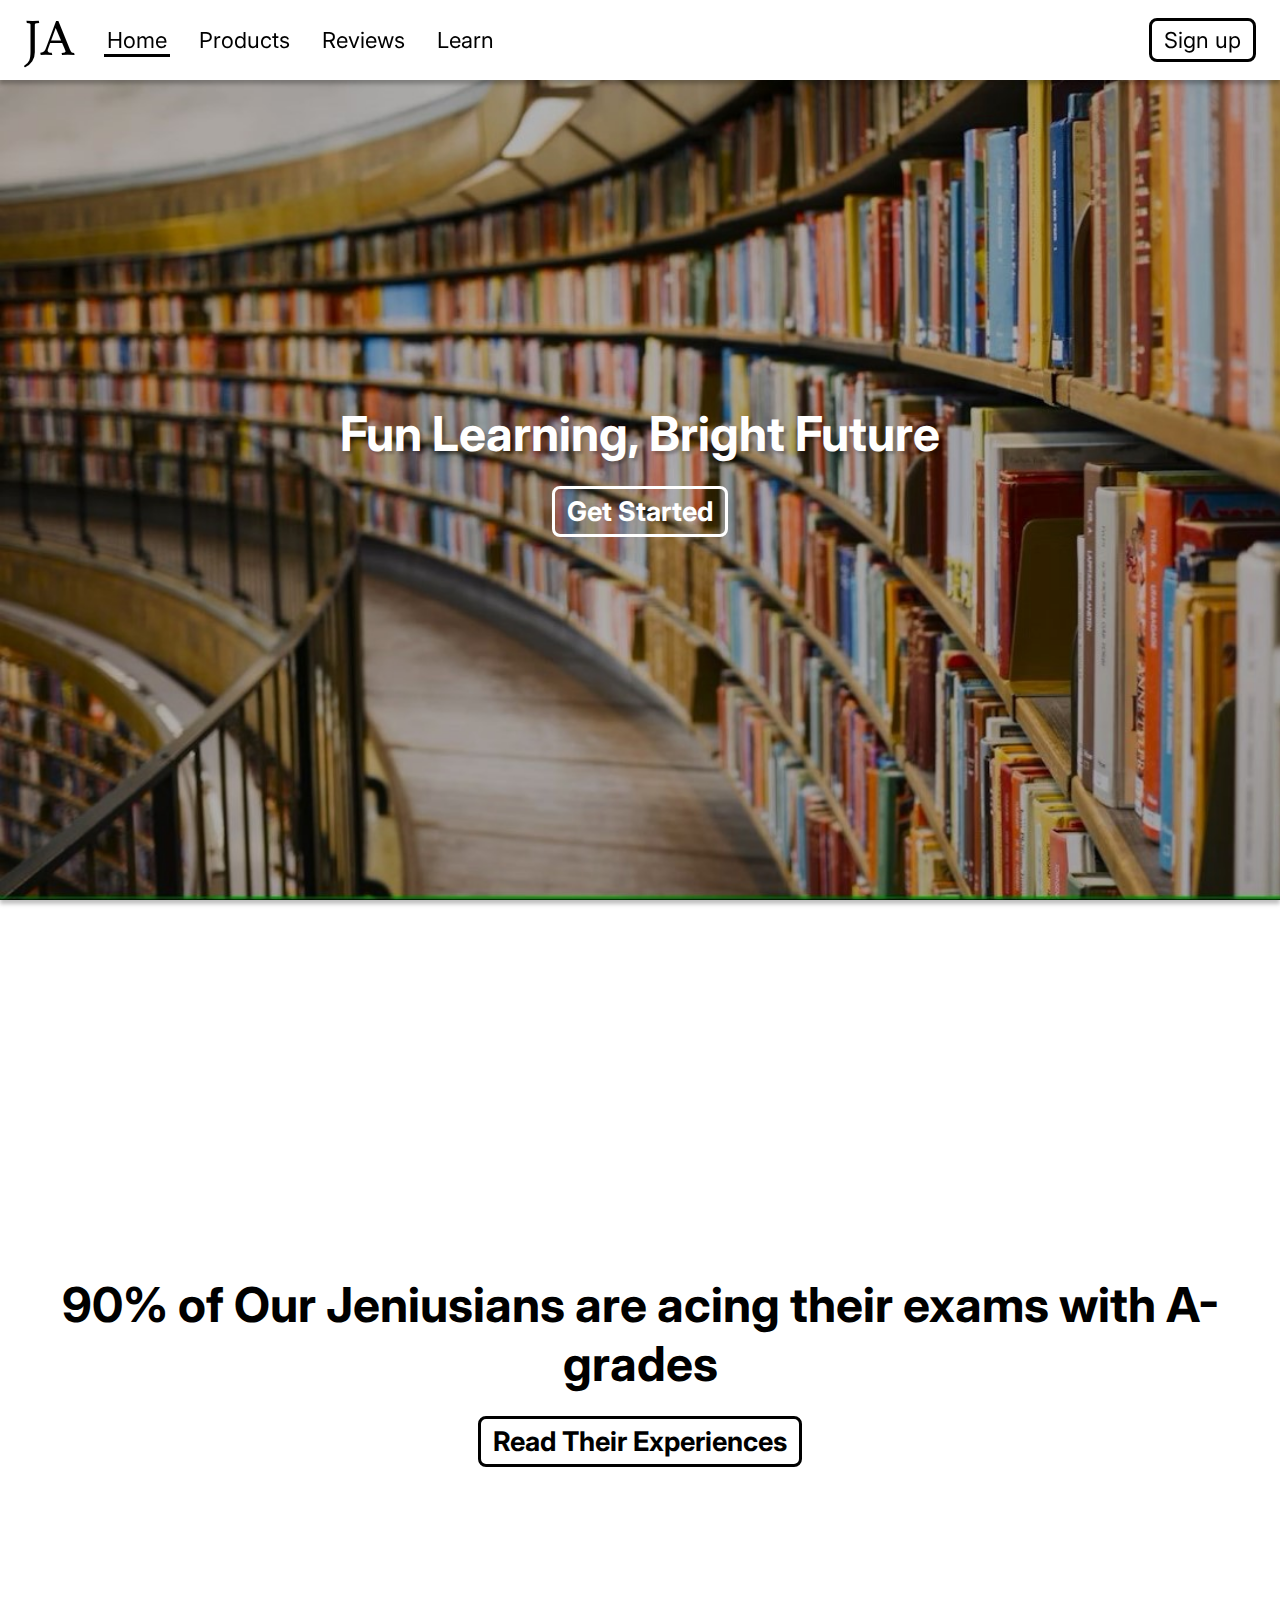
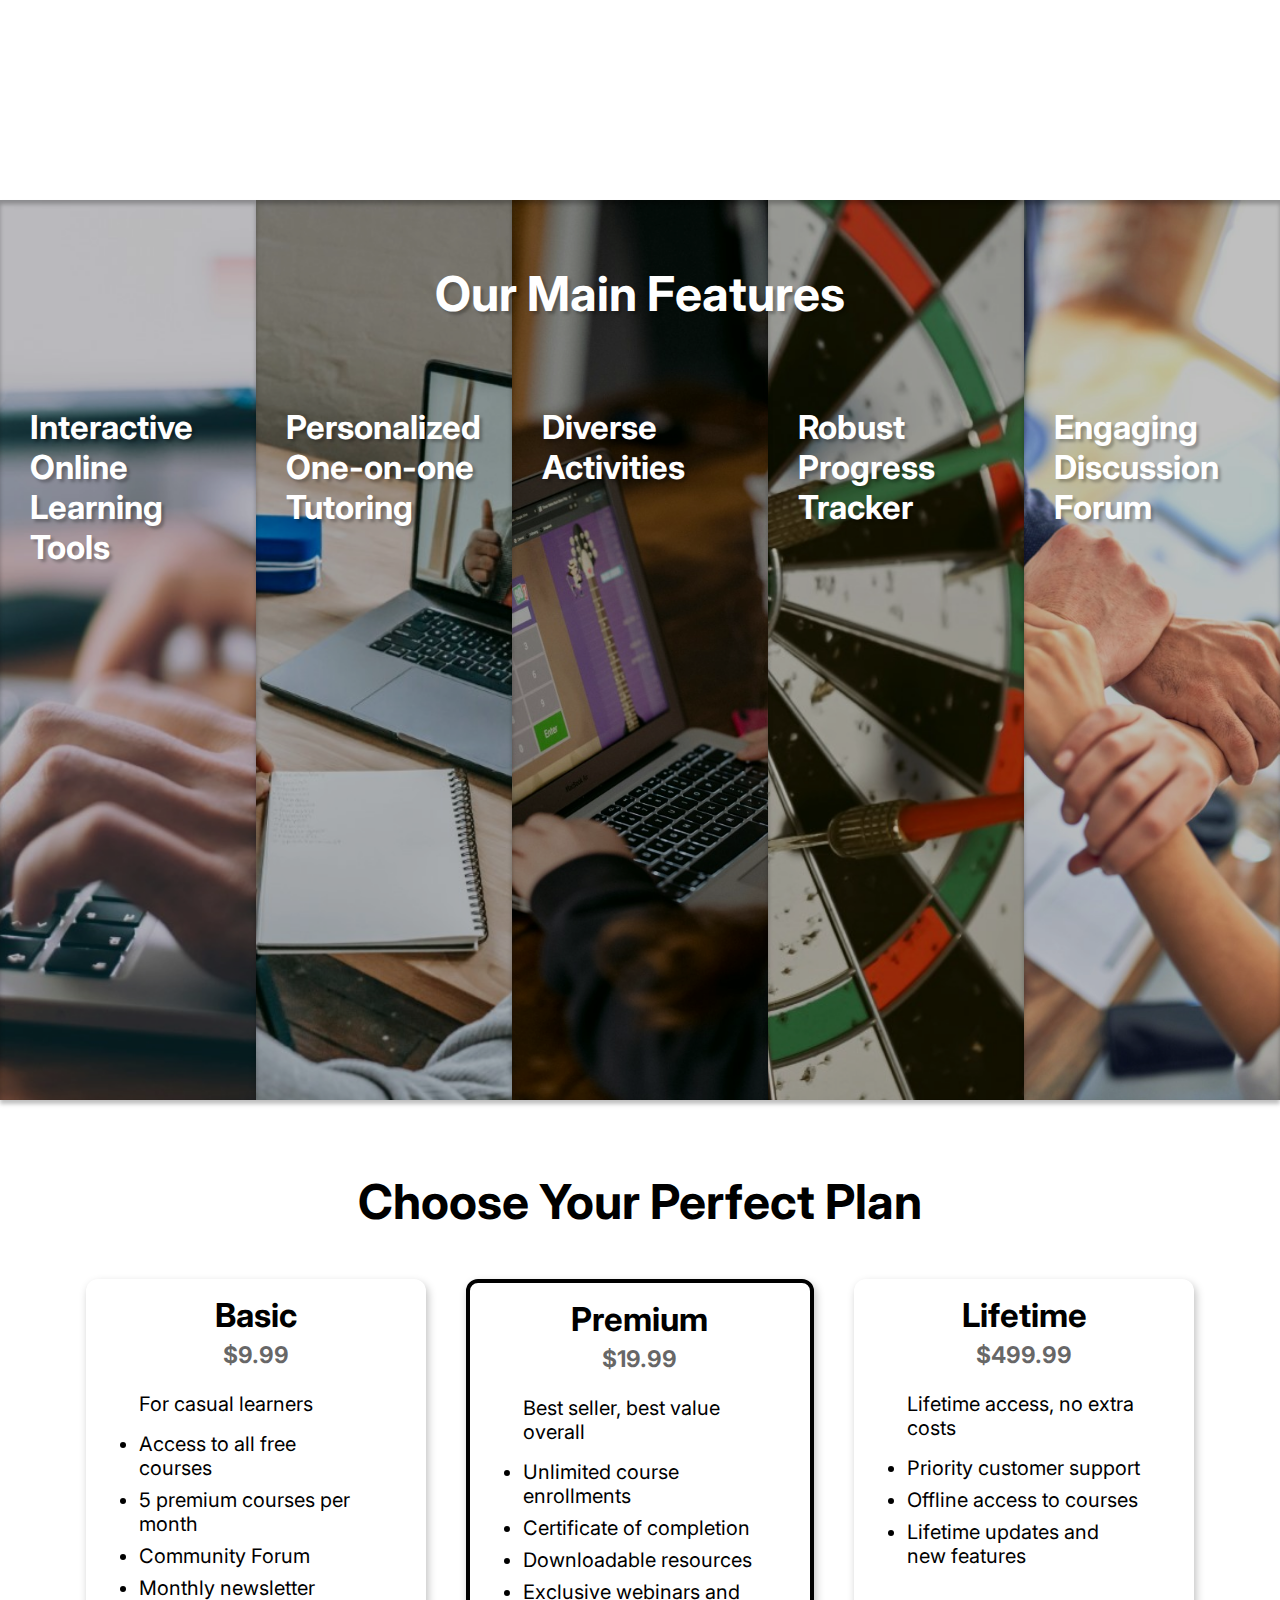
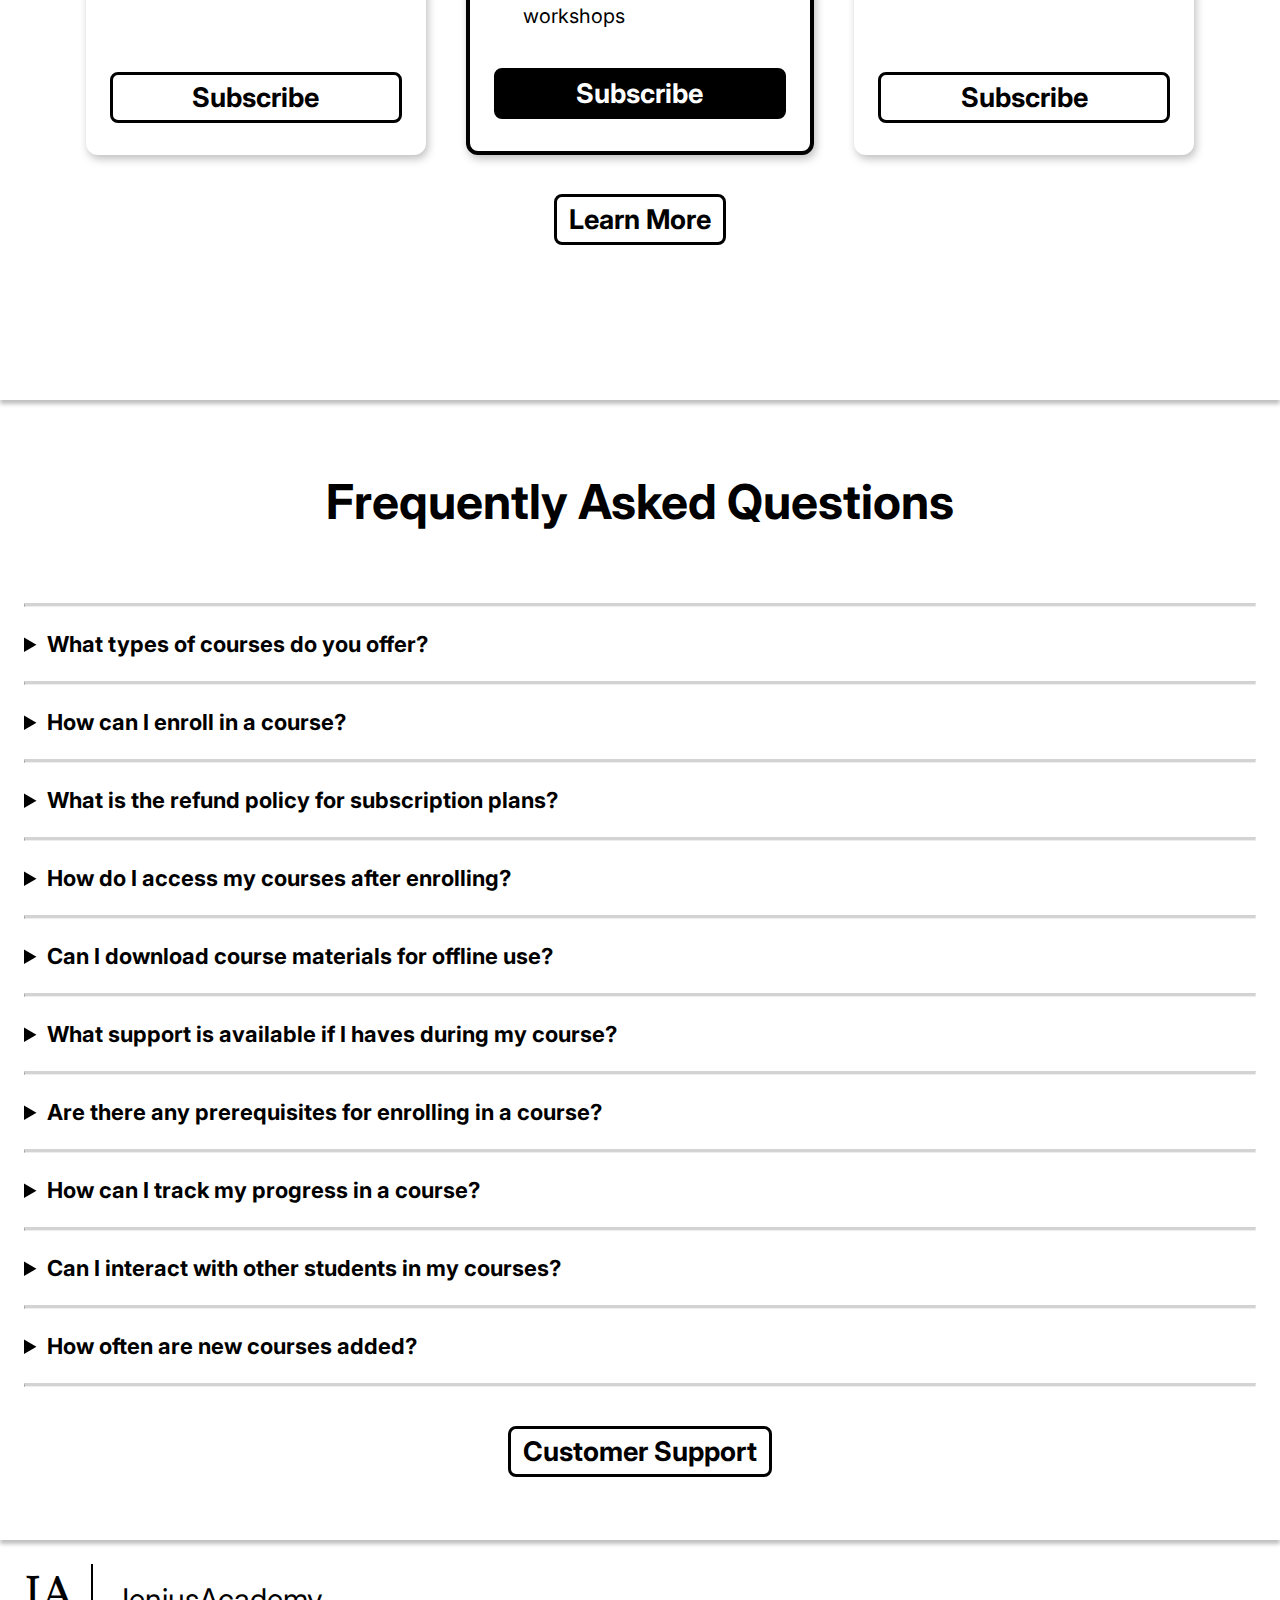
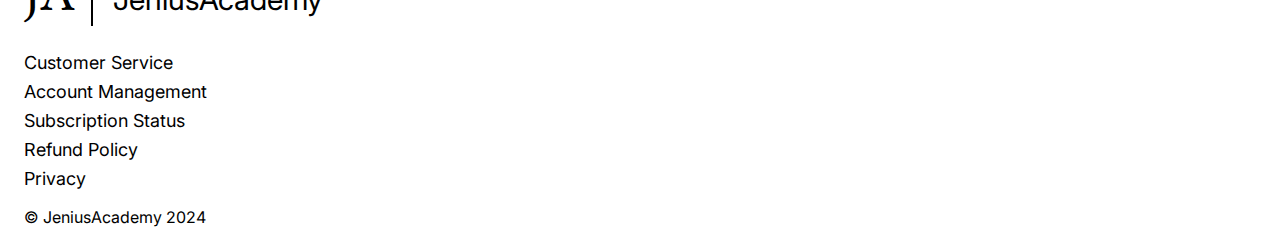
<file: index.html>
<!DOCTYPE html>
<html lang="en">

<head>
  <meta charset="UTF-8">
  <meta name="viewport" content="width=device-width, initial-scale=1.0">
  <link rel="stylesheet" href="./styles/style.css">
  <script src="./scripts/customElements.js" defer></script>
  <script src="./scripts/authenticate.js" defer></script>
  <link rel="preconnect" href="https://fonts.googleapis.com">
  <link rel="preconnect" href="https://fonts.gstatic.com" crossorigin>
  <link
    href="https://fonts.googleapis.com/css2?family=Lusitana:wght@400;700&family=Roboto+Mono:ital,wght@0,100..700;1,100..700&display=swap"
    rel="stylesheet">
  <link
    href="https://fonts.googleapis.com/css2?family=Inter:wght@100..900&family=Lusitana:wght@400;700&family=Roboto+Mono:ital,wght@0,100..700;1,100..700&display=swap"
    rel="stylesheet">
  <title>Home</title>
</head>

<body>
  <custom-header></custom-header>
  <section class="shaded-vertical" id="main">
    <div class="spacer">
      <h1 class="inter-bold shaded-text">Fun Learning, Bright Future</h1>
      <a class="inter-bold white-button" href="./subscription/index.html">Get Started</a>
    </div>
  </section>
  <section class="shaded-vertical" id="boast">
    <div class="spacer">
      <h1 class="inter-bold">90% of Our Jeniusians are acing their exams with A-grades</h1>
      <a class="inter-bold black-button" href="./testimony/index.html">Read Their Experiences</a>
    </div>
  </section>
  <section class="shaded-vertical" id="features">
    <h1 class="inter-bold shaded-text" id="feature-title">Our Main Features</h1>
    <span class="feature" style="background-image: url(./assets/img/feature1.jpg);">
      <div>
        <h2 class="inter-bold shaded-text">Interactive Online Learning Tools</h2>
        <p class="inter-regular shaded-text">An engaging platform with multimedia elements, adaptive
          feedback, and
          hands-on simulations to enhance
          interactive learning.</p>
      </div>
    </span>
    <span class="feature" style="background-image: url(./assets/img/feature2.jpg)">
      <div class="spacer">
        <h2 class="inter-bold shaded-text">Personalized One-on-one Tutoring</h2>
        <p class="inter-regular shaded-text">Expert tutors provide individualized online instruction,
          addressing your
          unique learning needs with flexible
          scheduling.</p>
      </div>
    </span>
    <span class="feature" style="background-image: url(./assets/img/feature3.jpg);">
      <div>
        <h2 class="inter-bold shaded-text">Diverse Activities</h2>
        <p class="inter-regular shaded-text">A variety of practice exercises, challenges, and
          simulations
          to reinforce
          learning through practical
          application.</p>
      </div>
    </span>
    <span class="feature" style="background-image: url('./assets/img/feature4.jpg');">
      <div class="spacer">
        <h2 class="inter-bold shaded-text">Robust Progress Tracker</h2>
        <p class="inter-regular shaded-text">A visual tool to monitor your performance, set goals, and
          receive
          personalized recommendations for
          improvement.</p>
      </div>
    </span>
    <span class="feature" style="background-image: url('./assets/img/feature5.jpg');">
      <div>
        <h2 class="inter-bold shaded-text">Engaging Discussion Forum</h2>
        <p class="inter-regular shaded-text">A community space for learners to asks, discuss
          topics, and
          collaborate with peers and instructors.
        </p>
      </div>
    </span>
  </section>
  <section class="shaded-vertical" id="subscriptions">
    <div class="spacer">
      <h1 class="inter-bold">Choose Your Perfect Plan</h1>
      <div class="plans">
        <span class="shaded-card plan">
          <h2 class="inter-bold">Basic</h2>
          <h3 class="inter-bold">$9.99</h3>
          <p class="inter-regular">For casual learners</p>
          <ul class="inter-regular">
            <li>Access to all free courses</li>
            <li>5 premium courses per month</li>
            <li>Community Forum</li>
            <li>Monthly newsletter</li>
          </ul>
          <a href="" class="inter-bold black-button">Subscribe</a>
        </span>
        <span class="shaded-card suggested-card plan">
          <h2 class="inter-bold">Premium</h2>
          <h3 class="inter-bold">$19.99</h3>
          <p class="inter-regular">Best seller, best value overall</p>
          <ul class="inter-regular">
            <li>Unlimited course enrollments</li>
            <li>Certificate of completion</li>
            <li>Downloadable resources</li>
            <li>Exclusive webinars and workshops</li>
          </ul>
          <a href="" class="inter-bold black-button-filled">Subscribe</a>
        </span>
        <span class="shaded-card plan">
          <h2 class="inter-bold">Lifetime</h2>
          <h3 class="inter-bold">$499.99</h3>
          <p class="inter-regular">Lifetime access, no extra costs</p>
          <ul class="inter-regular">
            <li>Priority customer support</li>
            <li>Offline access to courses</li>
            <li>Lifetime updates and new features</li>
          </ul>
          <a href="" class="inter-bold black-button">Subscribe</a>
        </span>
      </div>
      <a class="inter-bold black-button" href="./subscription/index.html#features">Learn More</a>
    </div>
  </section>
  <section class="shaded-vertical" id="faq">
    <div class="spacer">
      <h1 class="inter-bold">Frequently Asked Questions</h1>
      <div class="qna">
        <hr>
        <details>
          <summary class="inter-bold question">What types of courses do you offer?</summary>
          <p class="inter-regular answer">We offer a wide range of courses across various subjects, including
            technology, arts, science, business, and
            more, suitable for all skill levels from beginner to advanced.</p>
        </details>
        <hr>
        <details>
          <summary class="inter-bold question">How can I enroll in a course?</summary>
          <p class="inter-regular answer">To enroll in a course, simply sign up for an account, browse our course
            catalog, and click the "Enroll"
            button on the course page.</p>
        </details>
        <hr>
        <details>
          <summary class="inter-bold question">What is the refund policy for subscription plans?</summary>
          <p class="inter-regular answer">We offer a 14-day money-back guarantee on all subscription plans. If you're
            not satisfied, you can request a
            refund within this period</p>
        </details>
        <hr>
        <details>
          <summary class="inter-bold question">How do I access my courses after enrolling?</summary>
          <p class="inter-regular answer">Once enrolled, you can access your courses by logging into your account and
            navigating to the "My Courses"
            section.</p>
        </details>
        <hr>
        <details>
          <summary class="inter-bold question">Can I download course materials for offline use?</summary>
          <p class="inter-regular answer">Yes, our Student and Annual plans include the option to download course
            materials for offline access. You can
            access your downloaded materials in the “Downloads” section</p>
        </details>
        <hr>
        <details>
          <summary class="inter-bold question">What support is available if I haves during my course?</summary>
          <p class="inter-regular answer">We offer various support options, including community forums, email support,
            and one-on-one tutoring for more
            personalized assistance.</p>
        </details>
        <hr>
        <details>
          <summary class="inter-bold question">Are there any prerequisites for enrolling in a course?</summary>
          <p class="inter-regular answer">Prerequisites vary by course and are listed on each course's detail page. Some
            advanced courses may require
            prior knowledge or completion of related courses.</p>
        </details>
        <hr>
        <details>
          <summary class="inter-bold question">How can I track my progress in a course?</summary>
          <p class="inter-regular answer">Our Robust Progress Tracker provides detailed insights into your performance,
            including completed modules,
            quiz scores, and overall progress.</p>
        </details>
        <hr>
        <details>
          <summary class="inter-bold question">Can I interact with other students in my courses?</summary>
          <p class="inter-regular answer">Yes, our Engaging Discussion Forum allows you to interact with peers,
            participate in discussions, and share
            insights related to your courses.</p>
        </details>
        <hr>
        <details>
          <summary class="inter-bold question">How often are new courses added?</summary>
          <p class="inter-regular answer">We regularly update our course catalog with new content. Subscribers receive
            notifications about new courses
            and updates through our monthly newsletter.</p>
        </details>
        <hr>
      </div>
      <a href="" class="inter-bold black-button">Customer Support</a>
    </div>
  </section>
  <custom-footer></custom-footer>
</body>

</html>
</file>
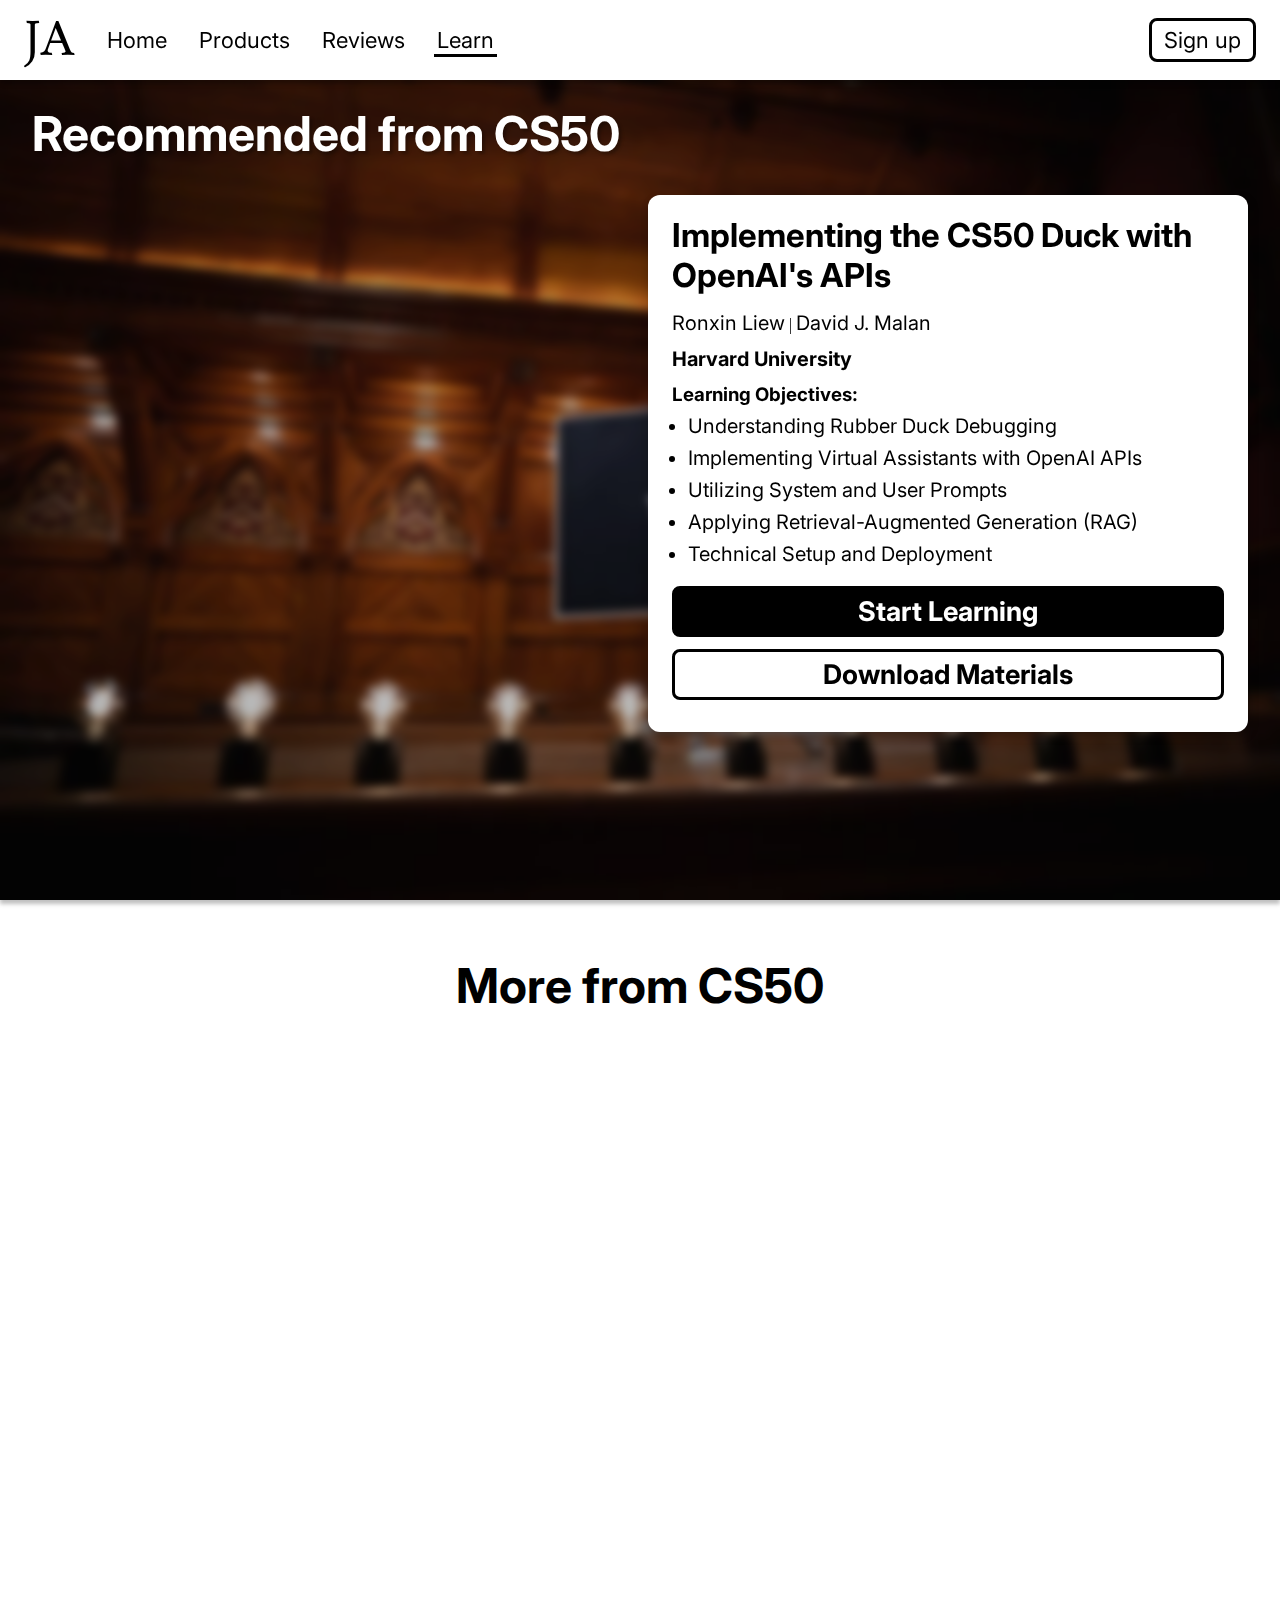
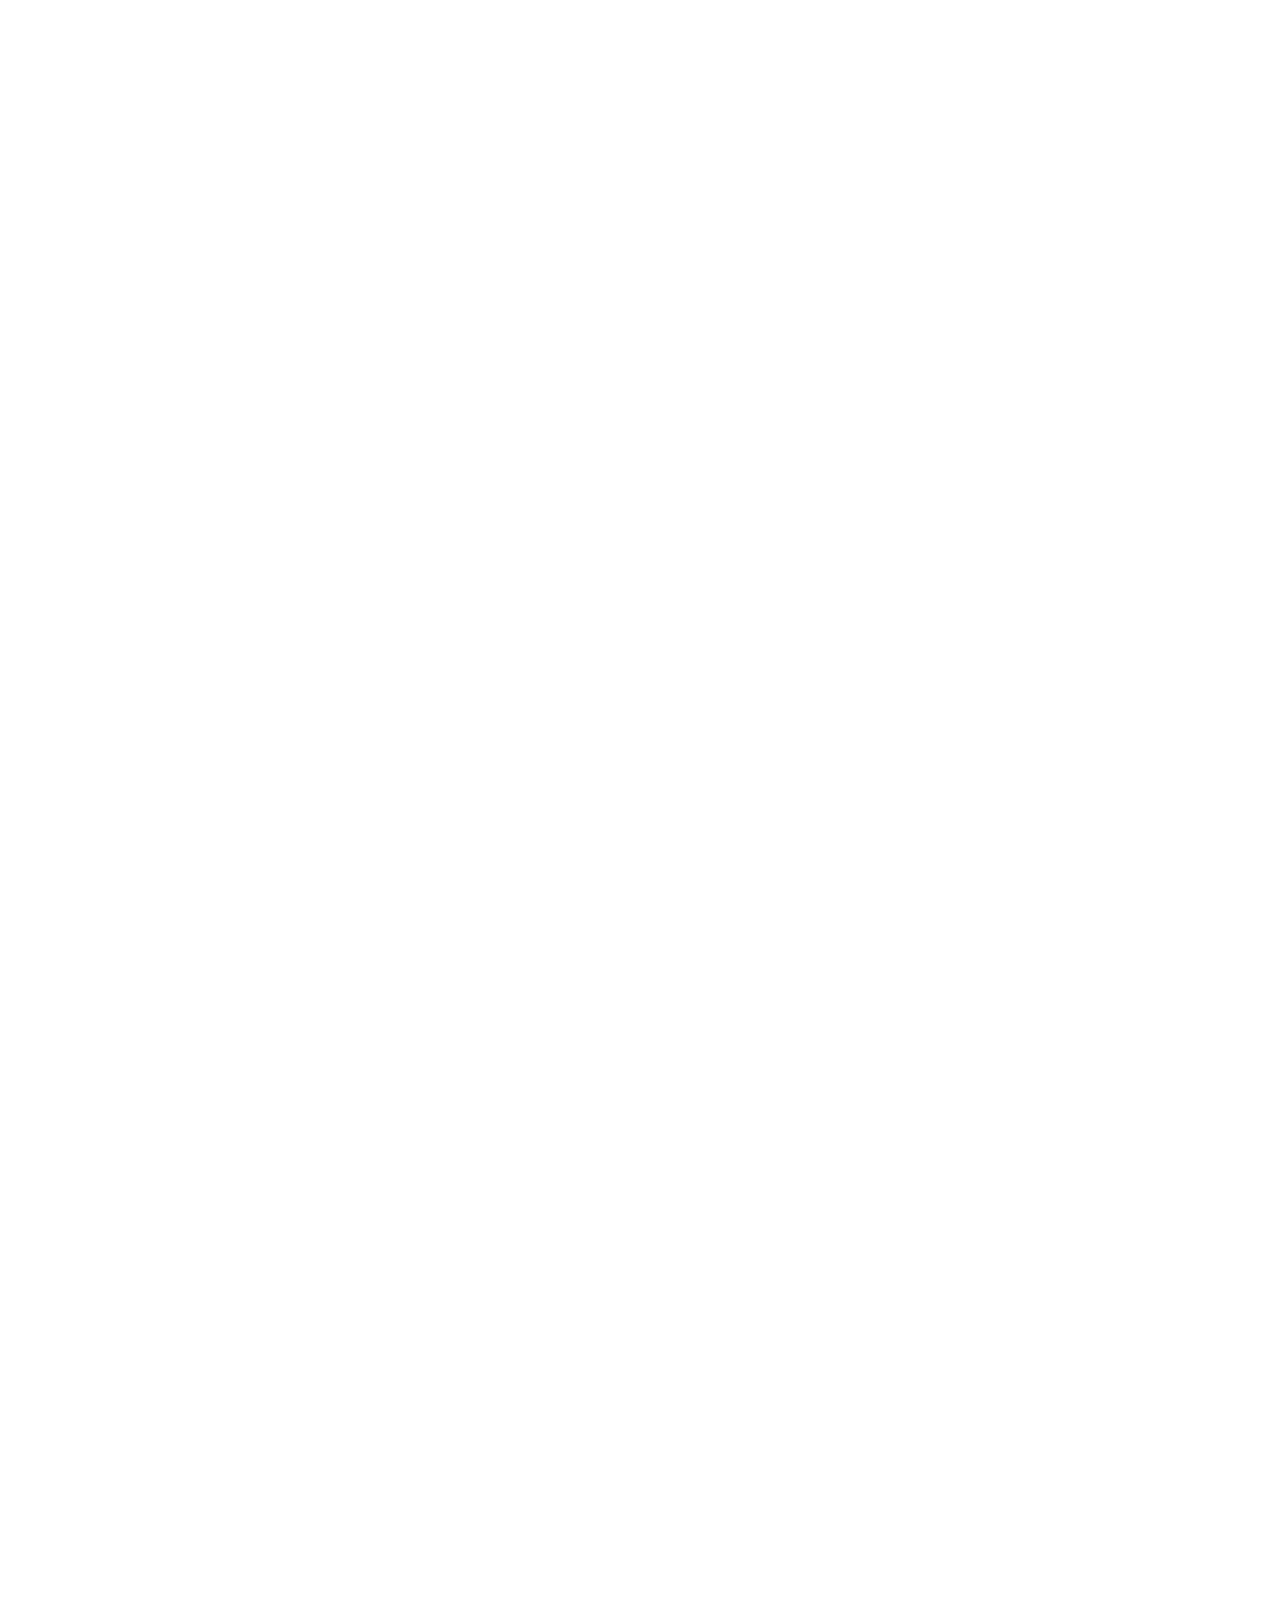
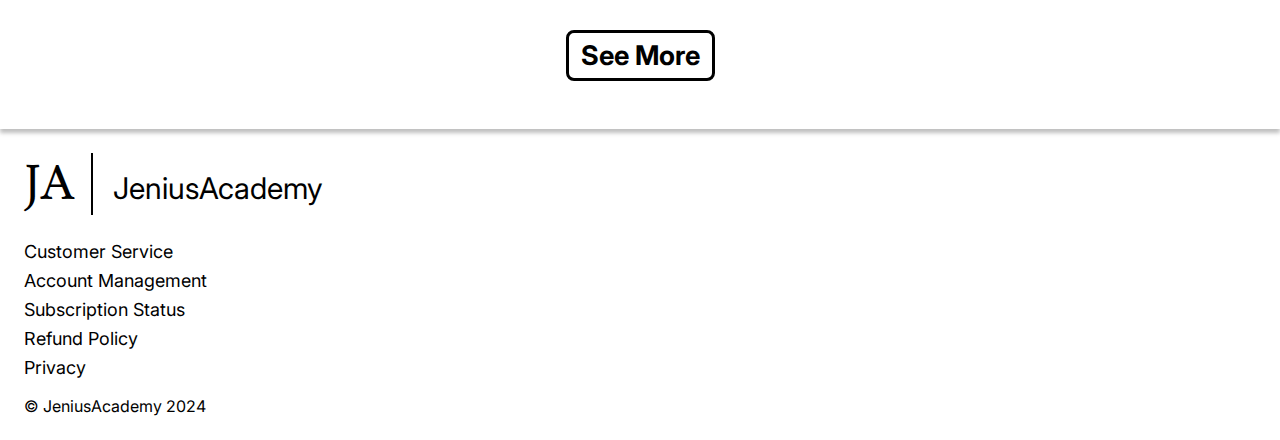
<file: learning/index.html>
<!DOCTYPE html>
<html lang="en">

<head>
  <meta charset="UTF-8">
  <meta name="viewport" content="width=device-width, initial-scale=1.0">
  <link rel="stylesheet" href="../styles/style.css">
  <script src="../scripts/customElements.js" defer></script>
  <script src="../scripts/authenticate.js" defer></script>
  <script src="../scripts/player.js" defer></script>
  <link rel="preconnect" href="https://fonts.googleapis.com">
  <link rel="preconnect" href="https://fonts.gstatic.com" crossorigin>
  <link
    href="https://fonts.googleapis.com/css2?family=Lusitana:wght@400;700&family=Roboto+Mono:ital,wght@0,100..700;1,100..700&display=swap"
    rel="stylesheet">
  <link
    href="https://fonts.googleapis.com/css2?family=Inter:wght@100..900&family=Lusitana:wght@400;700&family=Roboto+Mono:ital,wght@0,100..700;1,100..700&display=swap"
    rel="stylesheet">
  <title>Learn</title>
</head>

<body>
  <custom-header></custom-header>
  <section class="shaded-vertical" id="learn-main">
    <div class="spacer" id="hideonplay">
      <h1 class="inter-bold shaded-text">Recommended from CS50</h1>
      <div class="shaded-card" id="video-details">
        <h2 class="inter-bold">Implementing the CS50 Duck with OpenAI's APIs</h2>
        <div>
          <a href="" class="inter-regular lecturer">Ronxin Liew</a>
          <label for="separator">|</label>
          <a href="" class="inter-regular lecturer">David J. Malan</a>
        </div>
        <a href="" class="inter-bold" id="university">Harvard University</a>
        <div>
          <h3 class="inter-bold">Learning Objectives:</h3>
          <ul class="inter-regular">
            <li>Understanding Rubber Duck Debugging</li>
            <li>Implementing Virtual Assistants with OpenAI APIs</li>
            <li>Utilizing System and User Prompts</li>
            <li>Applying Retrieval-Augmented Generation (RAG)</li>
            <li>Technical Setup and Deployment</li>
          </ul>
        </div>
        <a class="inter-bold black-button-filled main-button" id="play-button">Start Learning</a>
        <a href="" class="inter-bold black-button main-button">Download Materials</a>
      </div>
    </div>
  </section>
  <section class="shaded-vertical" id="learn-others">
    <div class="spacer">
      <h1 class="inter-bold">More from CS50</h1>
      <span class="more-videos">
        <iframe src="https://www.youtube.com/embed/-aqUek49iL8?si=c6D_Fn7f9S9sZoCr" title="YouTube video player" frameborder="0" allow="accelerometer; autoplay; clipboard-write; encrypted-media; gyroscope; picture-in-picture; web-share" referrerpolicy="strict-origin-when-cross-origin" allowfullscreen></iframe>
        <iframe src="https://www.youtube.com/embed/1RCMYG8RUSE?si=5Tbi_AOYWJUEvycC" title="YouTube video player" frameborder="0" allow="accelerometer; autoplay; clipboard-write; encrypted-media; gyroscope; picture-in-picture; web-share" referrerpolicy="strict-origin-when-cross-origin" allowfullscreen></iframe>
        <iframe src="https://www.youtube.com/embed/EKof-cJiTG8?si=fSWzv3N9EtAh1Ux4" title="YouTube video player" frameborder="0" allow="accelerometer; autoplay; clipboard-write; encrypted-media; gyroscope; picture-in-picture; web-share" referrerpolicy="strict-origin-when-cross-origin" allowfullscreen></iframe>
      </span>
      <a href="" class="inter-bold black-button" id="see-more">See More</a>
    </div>
  </section>
  <custom-footer></custom-footer>
</body>

</html>
</file>
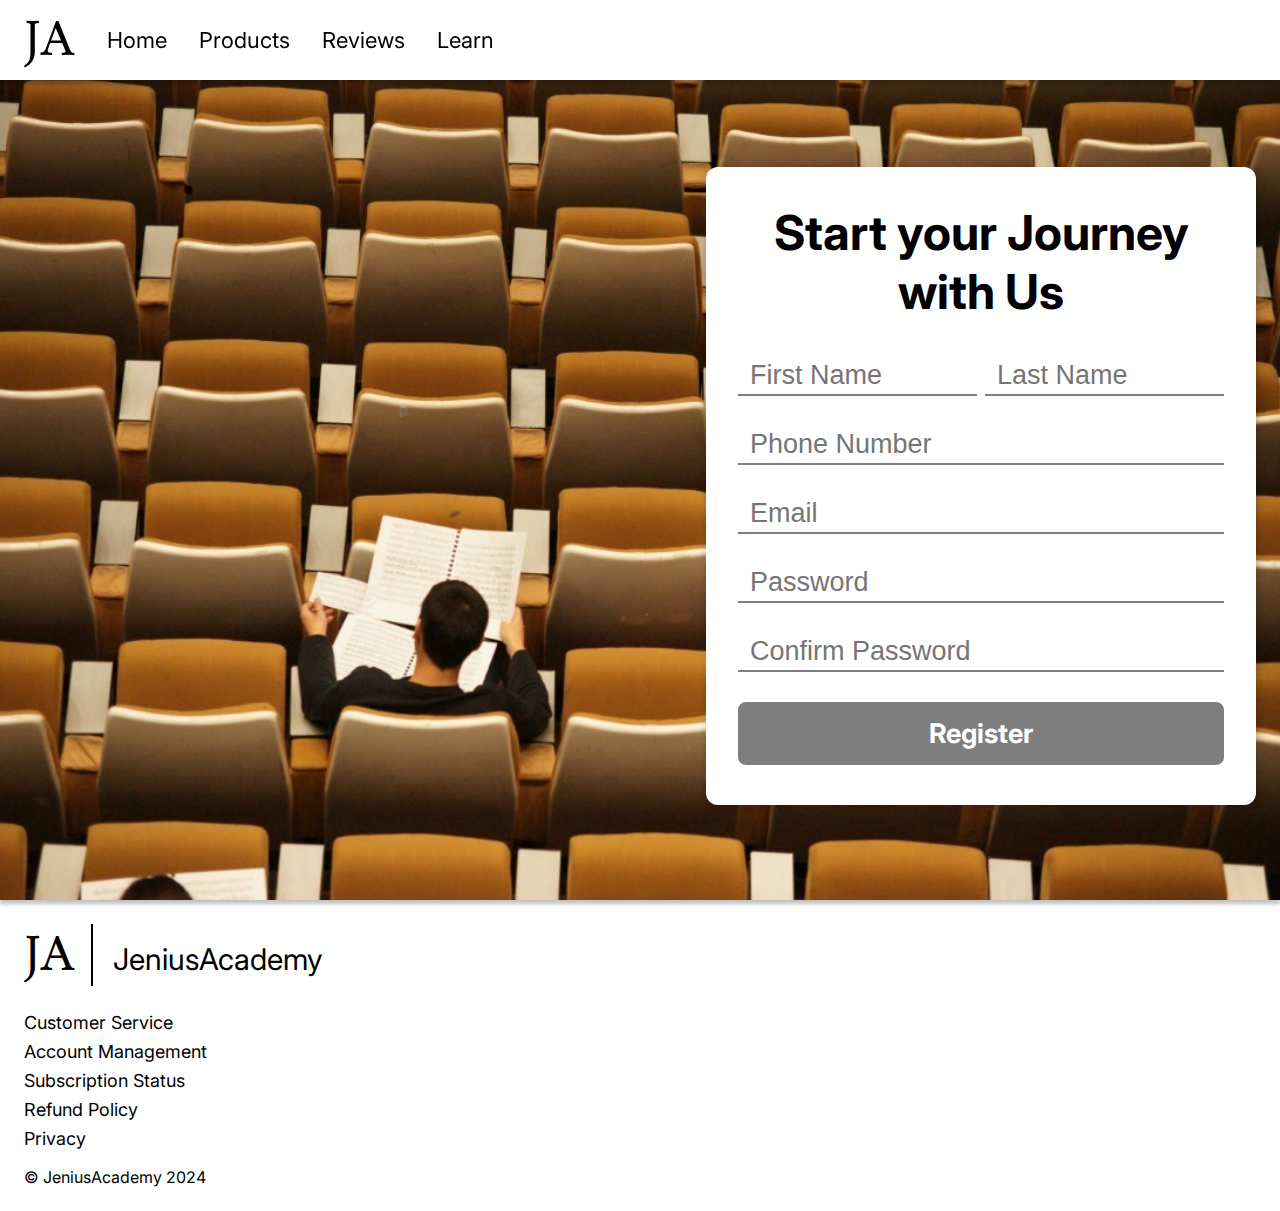
<file: register/index.html>
<!DOCTYPE html>
<html lang="en">

<head>
  <meta charset="UTF-8">
  <meta name="viewport" content="width=device-width, initial-scale=1.0">
  <link rel="stylesheet" href="../styles/style.css">
  <script src="../scripts/customElements.js" defer></script>
  <script src="../scripts/validations.js" defer></script>
  <link rel="preconnect" href="https://fonts.googleapis.com">
  <link rel="preconnect" href="https://fonts.gstatic.com" crossorigin>
  <link
    href="https://fonts.googleapis.com/css2?family=Lusitana:wght@400;700&family=Roboto+Mono:ital,wght@0,100..700;1,100..700&display=swap"
    rel="stylesheet">
  <link
    href="https://fonts.googleapis.com/css2?family=Inter:wght@100..900&family=Lusitana:wght@400;700&family=Roboto+Mono:ital,wght@0,100..700;1,100..700&display=swap"
    rel="stylesheet">
  <title>Register</title>
</head>

<body>
  <custom-header></custom-header>
  <section class="shaded-vertical" id="register">
    <div class="shaded-card">
      <h1 class="inter-bold">Start your Journey with Us</h1>
      <form action="/index.html" method="POST" class="inter-regular" id="register-form">
        <span>
          <input type="text" name="firstname" id="firstname" placeholder="First Name">
          <label for="firstname" id="firstnamelb"></label>
        </span>
        <span>
          <input type="text" name="lastname" id="lastname" placeholder="Last Name">
          <label for="lastname" id="lastnamelb"></label>
        </span>
        <div>
          <input type="tel" name="phone" id="phone" placeholder="Phone Number">
          <label for="phone" id="phonelb"></label>
        </div>
        <div>
          <input type="email" name="email" id="email" placeholder="Email">
          <label for="email" id="emaillb"></label>
        </div>
        <div>
          <input type="password" name="password" id="password" placeholder="Password">
          <label for="password" id="passwordlb"></label>
        </div>
        <div>
          <input type="password" name="password" id="confpassword" placeholder="Confirm Password">
          <label for="confpassword" id="confpasswordlb"></label>
        </div>
        <input class="inter-bold black-button-filled" type="submit" id="submitbutton" value="Register" disabled>
      </form>
    </div>
  </section>
  <custom-footer></custom-footer>
</body>

</html>
</file>
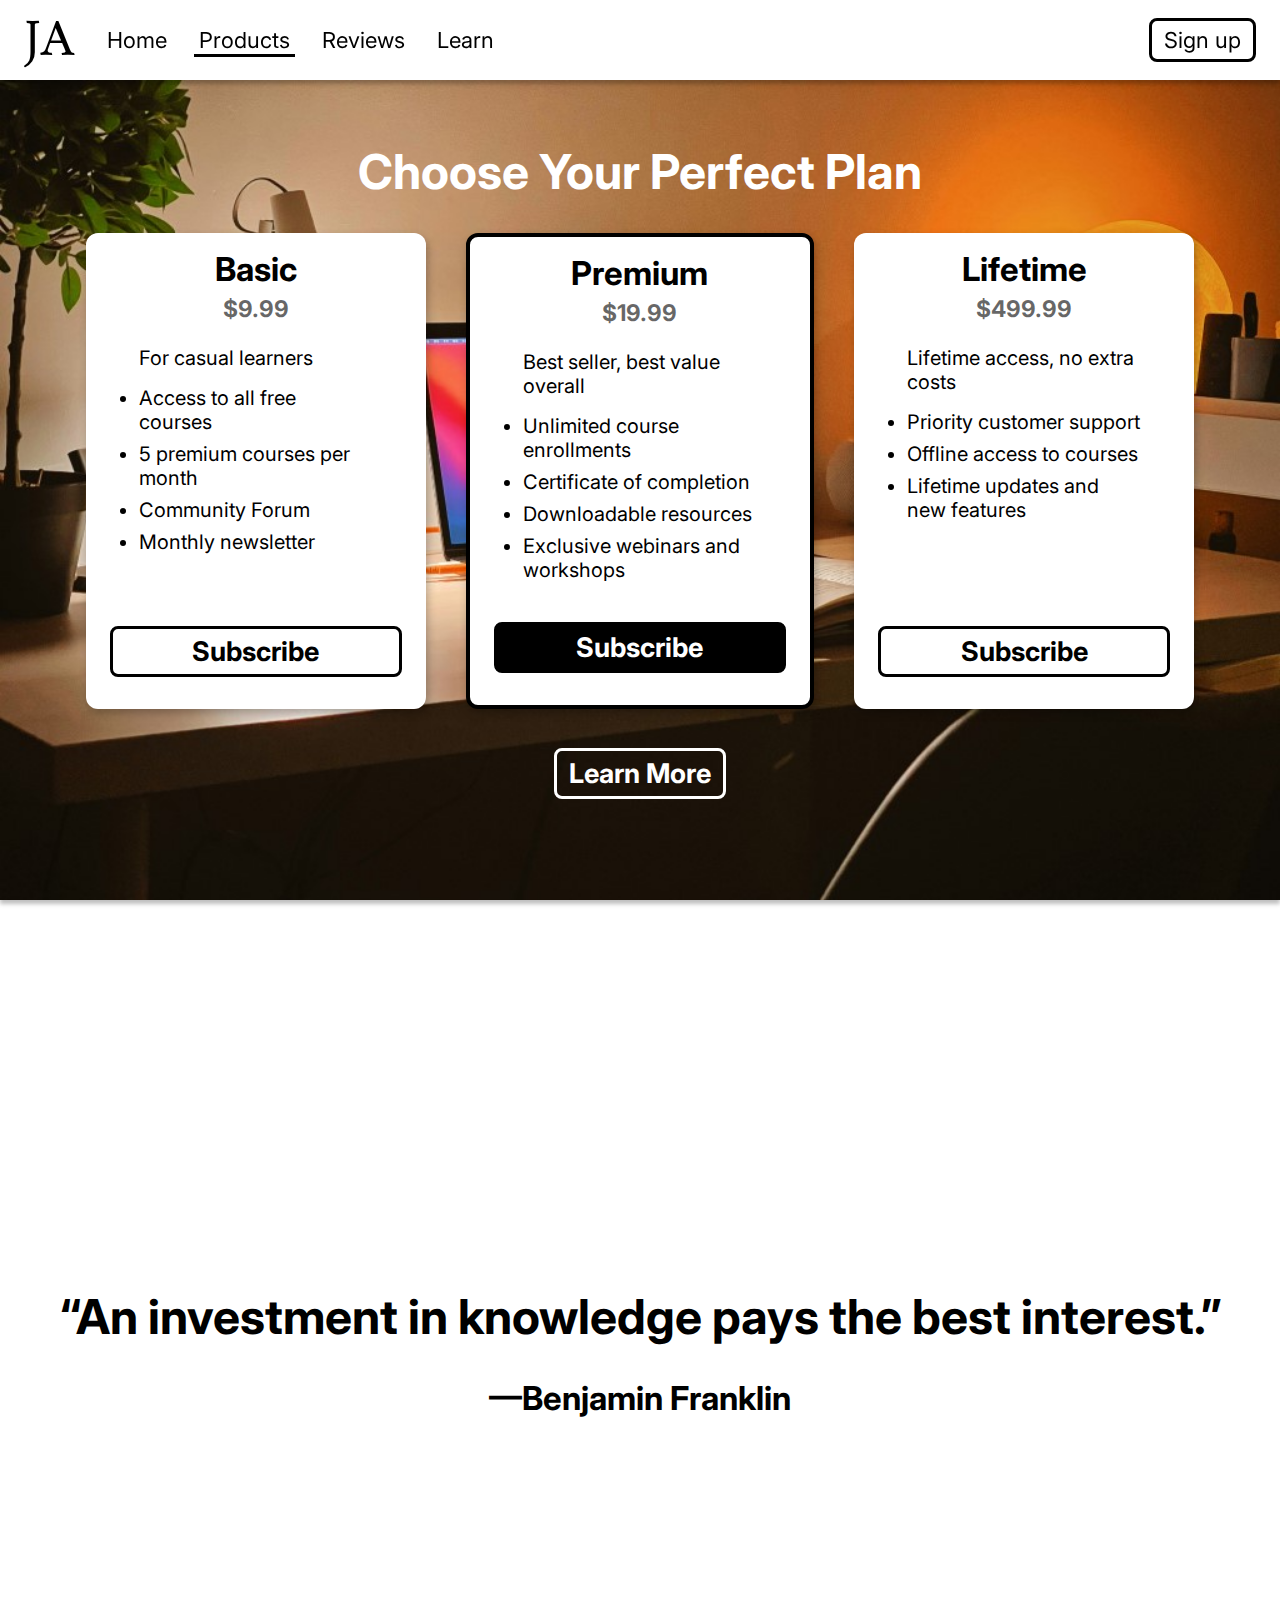
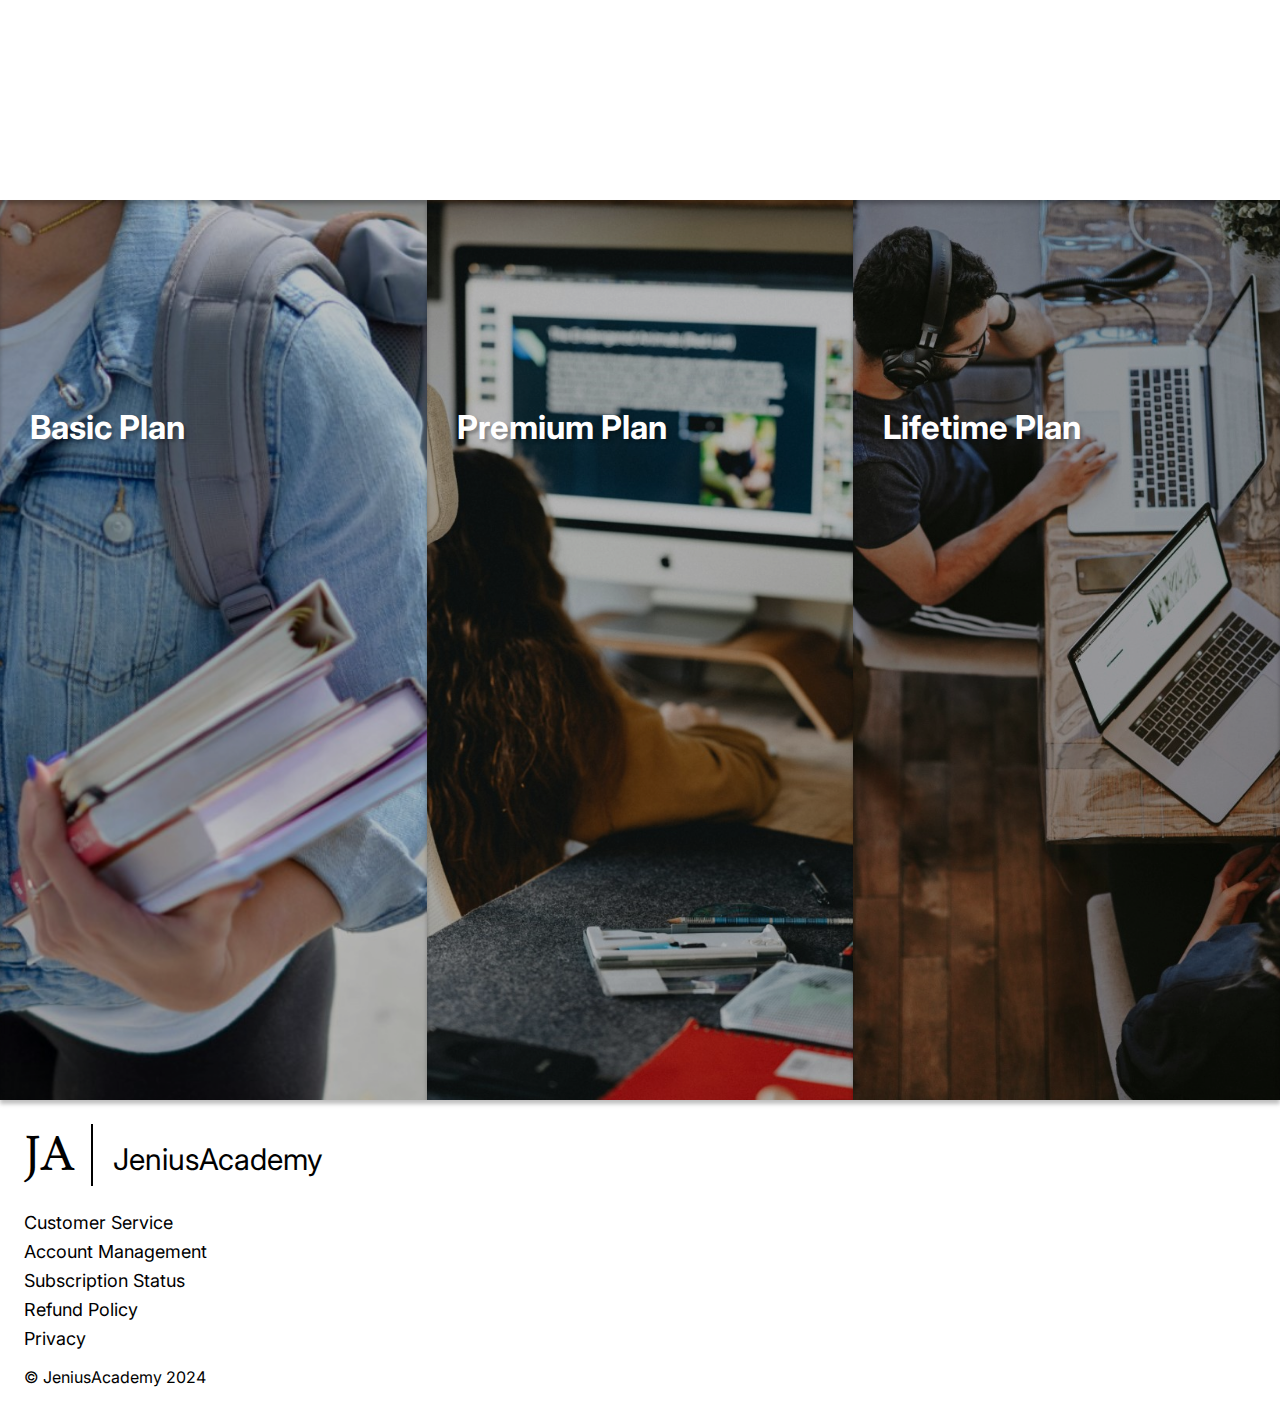
<file: subscription/index.html>
<!DOCTYPE html>
<html lang="en">

<head>
  <meta charset="UTF-8">
  <meta name="viewport" content="width=device-width, initial-scale=1.0">
  <link rel="stylesheet" href="../styles/style.css">
  <script src="../scripts/customElements.js" defer></script>
  <script src="../scripts/authenticate.js" defer></script>
  <link rel="preconnect" href="https://fonts.googleapis.com">
  <link rel="preconnect" href="https://fonts.gstatic.com" crossorigin>
  <link
    href="https://fonts.googleapis.com/css2?family=Lusitana:wght@400;700&family=Roboto+Mono:ital,wght@0,100..700;1,100..700&display=swap"
    rel="stylesheet">
  <link
    href="https://fonts.googleapis.com/css2?family=Inter:wght@100..900&family=Lusitana:wght@400;700&family=Roboto+Mono:ital,wght@0,100..700;1,100..700&display=swap"
    rel="stylesheet">
  <title>Products</title>
</head>

<body>
  <custom-header></custom-header>
  <section class="shaded-vertical" id="products">
    <div class="spacer">
      <h1 class="inter-bold">Choose Your Perfect Plan</h1>
      <div class="plans">
        <span class="shaded-card plan">
          <h2 class="inter-bold">Basic</h2>
          <h3 class="inter-bold">$9.99</h3>
          <p class="inter-regular">For casual learners</p>
          <ul class="inter-regular">
            <li>Access to all free courses</li>
            <li>5 premium courses per month</li>
            <li>Community Forum</li>
            <li>Monthly newsletter</li>
          </ul>
          <a href="" class="inter-bold black-button">Subscribe</a>
        </span>
        <span class="shaded-card suggested-card plan">
          <h2 class="inter-bold">Premium</h2>
          <h3 class="inter-bold">$19.99</h3>
          <p class="inter-regular">Best seller, best value overall</p>
          <ul class="inter-regular">
            <li>Unlimited course enrollments</li>
            <li>Certificate of completion</li>
            <li>Downloadable resources</li>
            <li>Exclusive webinars and workshops</li>
          </ul>
          <a href="" class="inter-bold black-button-filled">Subscribe</a>
        </span>
        <span class="shaded-card plan">
          <h2 class="inter-bold">Lifetime</h2>
          <h3 class="inter-bold">$499.99</h3>
          <p class="inter-regular">Lifetime access, no extra costs</p>
          <ul class="inter-regular">
            <li>Priority customer support</li>
            <li>Offline access to courses</li>
            <li>Lifetime updates and new features</li>
          </ul>
          <a href="" class="inter-bold black-button">Subscribe</a>
        </span>
      </div>
      <a class="inter-bold white-button" id="learn-products" href="#features">Learn More</a>
    </div>
  </section>
  <section class="shaded-vertical" id="boast">
    <div class="spacer">
      <h1 class="inter-bold">“An investment in knowledge pays the best interest.”</h1>
      <h2 class="inter-bold">—Benjamin Franklin</h2>
    </div>
  </section>
  <section class="shaded-vertical" id="features">
    <span class="feature" style="background-image: url(../assets/img/plan1.jpg);">
      <div>
        <h2 class="inter-bold shaded-text">Basic Plan</h2>
        <p class="inter-regular shaded-text">An engaging platform with multimedia elements, adaptive
          feedback, and
          hands-on simulations to enhance
          interactive learning.</p>
      </div>
    </span>
    <span class="feature" style="background-image: url(../assets/img/plan2.jpg)">
      <div class="spacer">
        <h2 class="inter-bold shaded-text">Premium Plan</h2>
        <p class="inter-regular shaded-text">For $29.99 per month, the Premium Plan provides all the benefits of the
          Basic Plan plus
          unlimited course enrollments. Enjoy exclusive webinars, workshops, and a full suite of downloadable resources.
          This plan is designed for learners who want the most extensive access and premium features available.</p>
      </div>
    </span>
    <span class="feature" style="background-image: url(../assets/img/plan3.jpg);">
      <div>
        <h2 class="inter-bold shaded-text">Lifetime Plan</h2>
        <p class="inter-regular shaded-text">For a one-time payment of $499.99, the Lifetime Plan grants unlimited
          enrollments and
          priority customer support. Enjoy all benefits of the Premium Plan with no extra payment. This plan is ideal
          for lifelong learners who want permanent access to educational resources and ongoing content.</p>
      </div>
    </span>
  </section>
  <custom-footer></custom-footer>
</body>

</html>
</file>
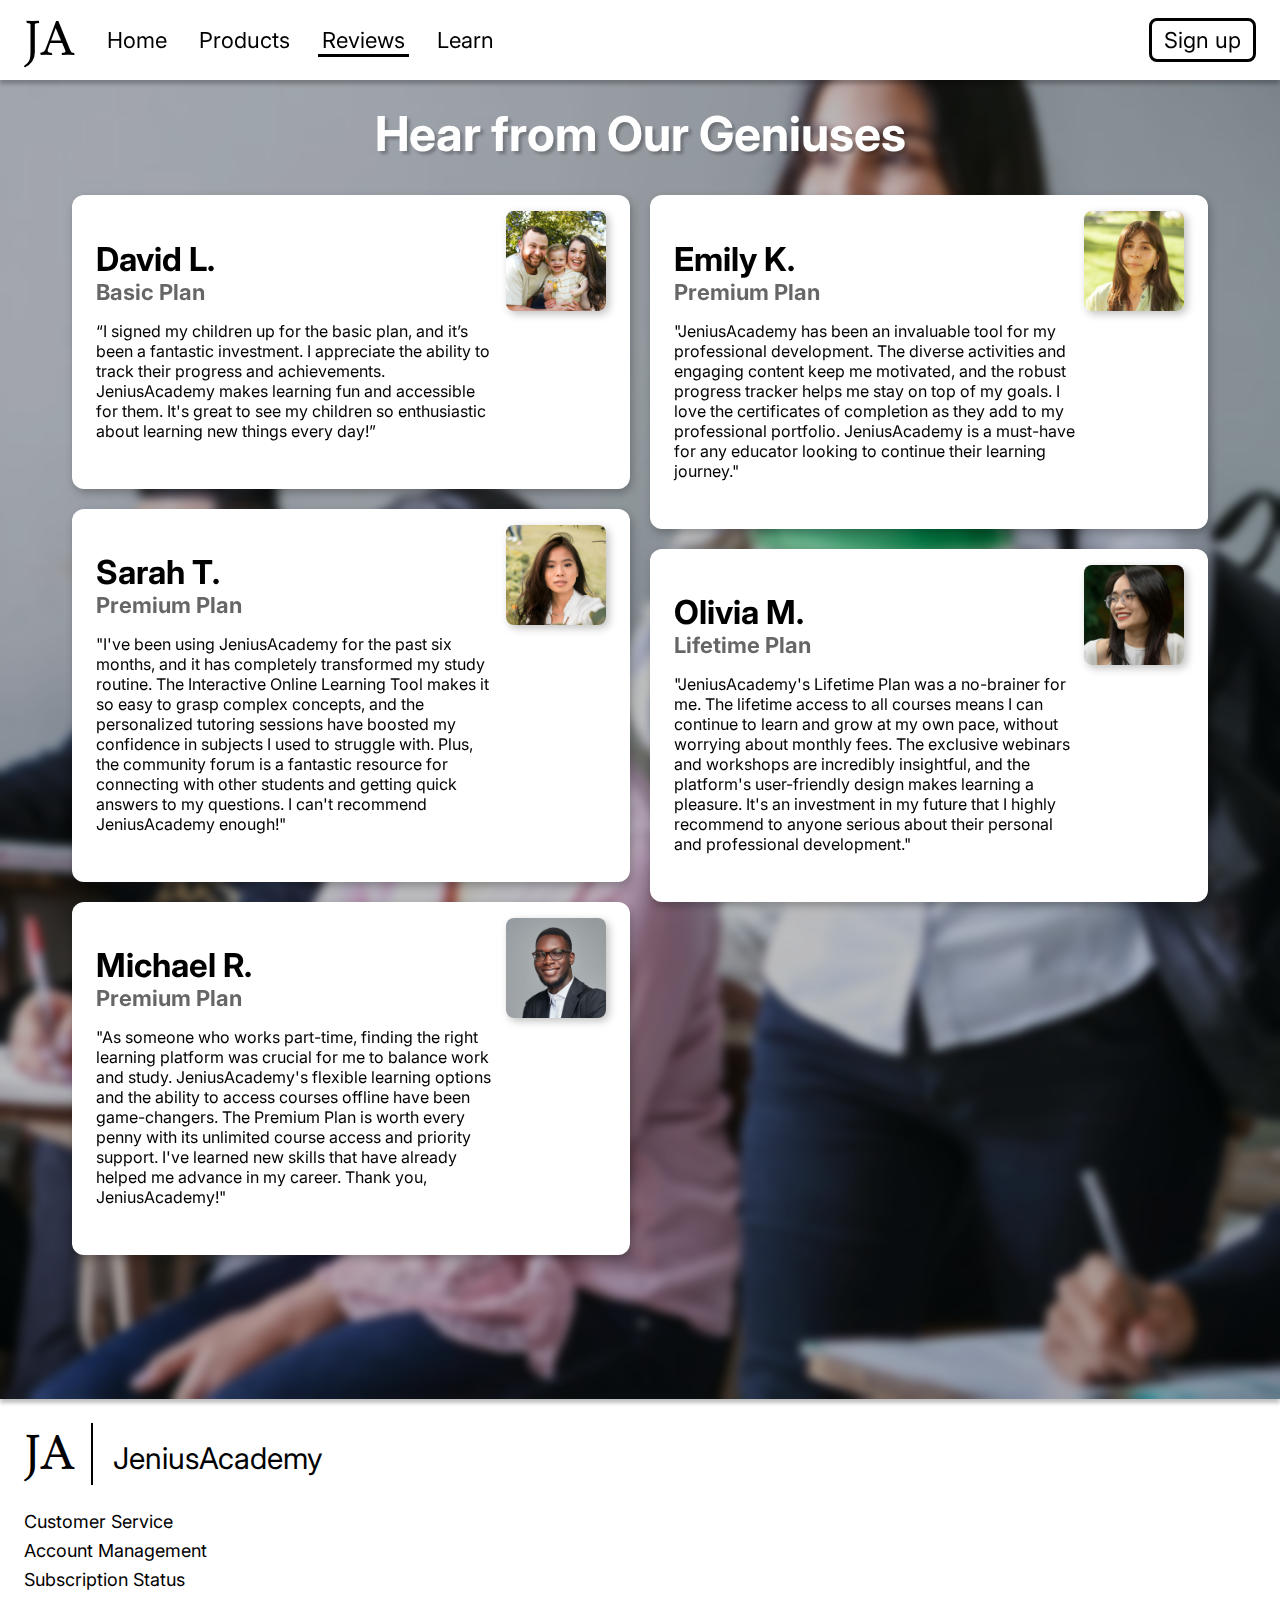
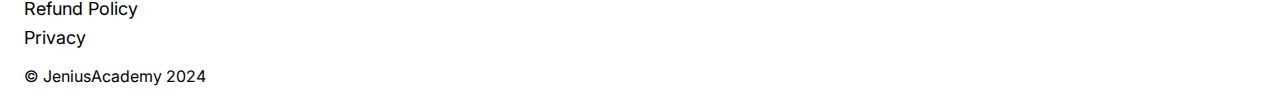
<file: testimony/index.html>
<!DOCTYPE html>
<html lang="en">

<head>
  <meta charset="UTF-8">
  <meta name="viewport" content="width=device-width, initial-scale=1.0">
  <link rel="stylesheet" href="../styles/style.css">
  <script src="../scripts/customElements.js" defer></script>
  <script src="../scripts/authenticate.js" defer></script>
  <link rel="preconnect" href="https://fonts.googleapis.com">
  <link rel="preconnect" href="https://fonts.gstatic.com" crossorigin>
  <link
    href="https://fonts.googleapis.com/css2?family=Lusitana:wght@400;700&family=Roboto+Mono:ital,wght@0,100..700;1,100..700&display=swap"
    rel="stylesheet">
  <link
    href="https://fonts.googleapis.com/css2?family=Inter:wght@100..900&family=Lusitana:wght@400;700&family=Roboto+Mono:ital,wght@0,100..700;1,100..700&display=swap"
    rel="stylesheet">
  <title>Reviews</title>
</head>

<body>
  <custom-header></custom-header>
  <section class="shaded-vertical" id="testimonies">
    <h1 class="inter-bold shaded-text">Hear from Our Geniuses</h1>
    <span class="spacer" id="reviewsrow">
      <div class="reviewscolumn">
        <div class="shaded-card review">
          <span class="review-content">
            <div>
              <h2 class="inter-bold">David L.</h2>
              <a class="inter-bold chosen-plan" href="./subscription/index.html">Basic Plan</a>
              <p class="inter-regular">“I signed my children up for the basic plan, and it’s been a fantastic
                investment. I
                appreciate the ability to track their progress and achievements. JeniusAcademy makes learning fun and
                accessible for them. It's great to see my children so enthusiastic about learning new things every day!”
              </p>
            </div>
            <img class="shaded-box" src="../assets/img/review1.jpg" alt="">
          </span>
        </div>
        <div class="shaded-card review">
          <span class="review-content">
            <div>
              <h2 class="inter-bold">Sarah T.</h2>
              <a class="inter-bold chosen-plan" href="./subscription/index.html">Premium Plan</a>
              <p class="inter-regular">"I've been using JeniusAcademy for the past six months, and it has completely
                transformed my study routine. The Interactive Online Learning Tool makes it so easy to grasp complex
                concepts, and the personalized tutoring sessions have boosted my confidence in subjects I used to
                struggle
                with. Plus, the community forum is a fantastic resource for connecting with other students and getting
                quick
                answers to my questions. I can't recommend JeniusAcademy enough!"</p>
            </div>
            <img class="shaded-box" src="../assets/img/review2.jpg" alt="">
          </span>
        </div>
        <div class="shaded-card review">
          <span class="review-content">
            <div>
              <h2 class="inter-bold">Michael R.</h2>
              <a class="inter-bold chosen-plan" href="./subscription/index.html">Premium Plan</a>
              <p class="inter-regular">"As someone who works part-time, finding the right learning platform was crucial
                for
                me to balance work and study. JeniusAcademy's flexible learning options and the ability to access
                courses
                offline have been game-changers. The Premium Plan is worth every penny with its unlimited course access
                and
                priority support. I've learned new skills that have already helped me advance in my career. Thank you,
                JeniusAcademy!"</p>
            </div>
            <img class="shaded-box" src="../assets/img/review3.jpg" alt="">
          </span>
        </div>
      </div>
      <div class="reviewscolumn">
        <div class="shaded-card review">
          <span class="review-content">
            <div>
              <h2 class="inter-bold">Emily K.</h2>
              <a class="inter-bold chosen-plan" href="./subscription/index.html">Premium Plan</a>
              <p class="inter-regular">"JeniusAcademy has been an invaluable tool for my professional development. The
                diverse activities and engaging content keep me motivated, and the robust progress tracker helps me stay
                on
                top of my goals. I love the certificates of completion as they add to my professional portfolio.
                JeniusAcademy is a must-have for any educator looking to continue their learning journey."</p>
            </div>
            <img class="shaded-box" src="../assets/img/review4.jpg" alt="">
          </span>
        </div>
        <div class="shaded-card review">
          <span class="review-content">
            <div>
              <h2 class="inter-bold">Olivia M.</h2>
              <a class="inter-bold chosen-plan" href="./subscription/index.html">Lifetime Plan</a>
              <p class="inter-regular">"JeniusAcademy's Lifetime Plan was a no-brainer for me. The lifetime access to
                all
                courses means I can continue to learn and grow at my own pace, without worrying about monthly fees. The
                exclusive webinars and workshops are incredibly insightful, and the platform's user-friendly design
                makes
                learning a pleasure. It's an investment in my future that I highly recommend to anyone serious about
                their
                personal and professional development."</p>
            </div>
            <img class="shaded-box" src="../assets/img/review5.jpg" alt="">
          </span>
        </div>
      </div>
    </span>
  </section>
  <custom-footer></custom-footer>
</body>

</html>
</file>
<file: styles/style.css>
@media screen {
  :root {
    --feature-title-visibility: initial;
    --feature-flex-value: 1.3 1;
  }

  #toggle-horizontal {
    font-size: var(--signup-text-size);
    white-space: nowrap;
    overflow: hidden;
    text-overflow: ellipsis;
    cursor: pointer;
  }

  #toggle-vertical,
  #burger-icon,
  #vertical-navigation {
    display: none;
  }
}

@media screen and (max-width: 1200px) {
  :root {
    --feature-title-visibility: none;
    --feature-flex-value: 1.7 1;
  }
}

@media screen and (max-width: 768px) {
  :root {
    --feature-flex-value: 2 1;
  }

  #burger-icon {
    display: inline-block;
  }

  #toggle-vertical,
  #vertical-navigation {
    display: flex;
  }

  .navigation-button,
  #toggle-horizontal {
    display: none;
  }
}

:root {
  --logo-size: calc(43px + 0.390625vw);
  --logo-name-size: calc(25px + 0.390625vw);
  --navigation-size: calc(17px + 0.390625vw);
  --title-size: calc(43px + 0.390625vw);
  --second-title-size: calc(28px + 0.390625vw);
  --signup-text-size: calc(17px + 0.390625vw);
  --price-size: calc(18px + 0.390625vw);
  --description-size: calc(15px + 0.390625vw);
  --generic-button-size: calc(22px + 0.390625vw);

  --features-percentage: 20%;
  --card-padding: 16px 24px 32px 24px;

  --main-color: black;
  --back-color: white;
  --hyperlink-hover-color: rgba(0, 0, 0, 0.75);
  --shadow-color: rgba(0, 0, 0, 0.25);
  --half-transparent-dark-color: rgba(0, 0, 0, 0.5);
  --transparent-color: rgba(0, 0, 0, 0);
  --price-color: rgba(0, 0, 0, 0.6);
  --warning-color: rgb(200, 50, 50);
  --glass-white: rgba(255, 255, 255, 0.75);
}

html {
  scroll-behavior: smooth;
  -ms-overflow-style: none; /* IE and Edge */
  scrollbar-width: none; /* Firefox */
}

html::-webkit-scrollbar {
  display: none;
}

.lusitana-regular {
  font-family: "Lusitana", serif;
  font-weight: 400;
  font-style: normal;
}

.lusitana-bold {
  font-family: "Lusitana", serif;
  font-weight: 700;
  font-style: normal;
}

.inter-regular {
  font-family: "Inter", sans-serif;
  font-optical-sizing: auto;
  font-weight: 400;
  font-style: normal;
  font-variation-settings: "slnt" 0;
}

.inter-bold {
  font-family: "Inter", sans-serif;
  font-optical-sizing: auto;
  font-weight: 700;
  font-style: normal;
  font-variation-settings: "slnt" 0;
}

.shaded-vertical {
  box-shadow: 0 4px 4px 0 var(--shadow-color);
}

.shaded-box {
  box-shadow: 3px 3px 8px 0 var(--shadow-color);
}

.shaded-card {
  transition-duration: 0.3s;
  background-color: var(--back-color);
  box-shadow: 2px 4px 8px 0 var(--shadow-color);
  padding: var(--card-padding);
  border-radius: 12px;
  box-sizing: border-box;
}

.shaded-card:hover {
  transition-duration: 0.3s;
  box-shadow: 4px 6px 12px 0 var(--shadow-color);
}

.suggested-card {
  border: 4px solid var(--main-color);
}

.shaded-text {
  text-shadow: 3px 3px 3px var(--shadow-color);
}

.spacer {
  width: 100%;
}

.hidden {
  display: none;
}

html,
body {
  margin: 0;
  padding: 0;
}

header {
  display: flex;
  z-index: 2;
  position: fixed;
  top: 0;
  height: 80px;
  width: 100%;
  background-color: var(--back-color);
  align-items: center;
  padding: 16px 24px;
  box-sizing: border-box;
}

nav {
  display: inherit;
  width: 100%;
  align-items: center;
}

nav * {
  color: var(--text-color);
}

section {
  display: flex;
  min-width: 100%;
  min-height: 100vh;
  padding: 24px 24px;
  box-sizing: border-box;
  overflow-x: clip;
}

h1 {
  transition-duration: 0.3s;
  font-size: var(--title-size);
}

h2 {
  font-size: var(--second-title-size);
}

a {
  text-decoration: none;
  color: var(--main-color);
}

details summary {
  cursor: pointer;
  margin-bottom: -15px;
  transition: margin-bottom 0.15s;
}

details[open] summary {
  margin-bottom: 10px;
}

footer {
  padding: 24px 24px;
}

footer * {
  position: relative;
}

.vertical-line {
  border-right: 2px solid;
  padding-right: 16px;
  height: 50px;
}

.logo {
  transition-duration: 1s;
  cursor: pointer;
  font-size: var(--logo-size);
  margin-right: 16px;
}

.logo:hover {
  transition-duration: 0.3s;
  text-shadow: 3px 3px 3px var(--shadow-color);
}

.logo-name {
  font-size: var(--logo-name-size);
}

.navigation-button {
  position: relative;
  font-size: var(--navigation-size);
  margin-left: 16px;
  margin-right: 16px;
}

.navigation-button::after,
.navigation-button-vertical::after,
#toggle-vertical:after {
  transition-duration: 0.3s;
  content: "";
  height: 3px;
  width: 0;
  position: absolute;
  left: 50%;
  bottom: -4px;
  background-color: var(--main-color);
  pointer-events: none;
}

.navigation-button:hover::after,
.navigation-button-vertical:hover::after,
#toggle-vertical:hover::after {
  transition-duration: 0.3s;
  width: 110%;
  left: -5%;
}

#current {
  cursor: default;
  pointer-events: none;
}

#current::after {
  content: "";
  height: 3px;
  width: 110%;
  position: absolute;
  left: -5%;
  bottom: -4px;
}

#username {
  margin-left: auto;
  font-size: var(--navigation-size);
  margin-right: 16px;
}

#burger-icon {
  cursor: pointer;
}

#burger-icon:hover div {
  transition-duration: 0.3s;
  box-shadow: 3px 3px 3px var(--shadow-color);
}

.bar1,
.bar2,
.bar3 {
  width: 35px;
  height: 5px;
  background-color: var(--main-color);
  margin: 6px 0;
  transition: 0.4s;
}

.change .bar1 {
  transform: translate(0, 11px) rotate(-45deg);
}

.change .bar2 {
  opacity: 0;
}

.change .bar3 {
  transform: translate(0, -11px) rotate(45deg);
}

#vertical-navigation {
  position: fixed;
  flex-direction: column;
  padding: 28px;
  text-align: center;
  justify-content: center;
  gap: 20px;
  top: 80px;
  background-color: var(--back-color);
  right: 0;
  border-bottom-left-radius: 8px;
  min-width: 128px;
  box-shadow: inset 0 2px 4px -2px var(--shadow-color),
    2px 4px 8px 0 var(--shadow-color);
}

#vertical-navigation:focus {
  outline: none;
}

#vertical-navigation * {
  margin: auto;
}

.toggleNavOff {
  transition-duration: 0.5s;
  transition-timing-function: cubic-bezier(0.075, 0.82, 0.165, 1);
  transform: translateX(100%);
  clip-path: inset(0px -10px -10px 0px);
}

.toggleNav {
  transition-duration: 0.5s;
  transition-timing-function: cubic-bezier(0.075, 0.82, 0.165, 1);
  clip-path: inset(0px -10px -10px -10px);
}

#toggle-vertical {
  position: relative;
  margin: 0 auto;
  font-size: var(--price-size);
}

.navigation-button-vertical {
  position: relative;
  font-size: var(--price-size);
}

.black-button {
  transition-duration: 0.3s;
  color: var(--main-color);
  padding: 6px 12px;
  border: 3px solid var(--main-color);
  border-radius: 8px;
}

.black-button-filled {
  transition-duration: 0.3s;
  margin-left: auto;
  padding: 6px 12px;
  border: 3px solid var(--main-color);
  border-radius: 8px;
  background-color: var(--main-color);
  color: var(--back-color);
}

.black-button:hover,
.black-button-filled:hover {
  transition-duration: 0.3s;
  background-color: var(--main-color);
  color: var(--back-color);
  box-shadow: 4px 4px 3px var(--shadow-color);
}

.black-button:active,
.black-button-filled:active {
  box-shadow: none;
}

.white-button {
  transition-duration: 0.3s;
  color: var(--back-color);
  margin-left: auto;
  padding: 6px 12px;
  border: 3px solid var(--back-color);
  border-radius: 8px;
}

.white-button:hover {
  transition-duration: 0.3s;
  background-color: var(--back-color);
  color: var(--main-color);
  box-shadow: 4px 4px 3px var(--shadow-color);
}

.white-button:active {
  box-shadow: none;
}

.footer-hyperlinks a {
  transition-duration: 0.3s;
  font-size: 18px;
  display: block;
  margin-top: 8px;
}

.footer-hyperlinks a:hover {
  transition-duration: 0.3s;
  color: var(--hyperlink-hover-color);
}

/* Home Page */

#main {
  background-image: url(../assets/img/home-main.jpg);
  background-size: cover;
  overflow-y: clip;
  align-items: center;
  justify-content: center;
  text-align: center;
}

#main h1 {
  color: var(--back-color);
}

#main a {
  font-size: var(--generic-button-size);
}

#main-background {
  width: 100%;
}

#boast {
  display: flex;
  align-items: center;
  justify-content: center;
  text-align: center;
}

#boast a {
  font-size: var(--generic-button-size);
}

#features {
  flex-wrap: wrap;
  padding: 0;
  color: var(--back-color);
  justify-content: space-evenly;
}

#features h1 {
  display: var(--feature-title-visibility);
  z-index: 1;
  position: absolute;
  left: 50%;
  transform: translate(-50%);
  margin-top: 64px;
}

.feature {
  display: flex;
  flex-wrap: wrap;
  justify-content: center;
  position: relative;
  box-shadow: inset 0 4px 4px var(--shadow-color);
  transition-duration: 0.5s;
  flex: 1 1;
  background-size: cover;
  background-position: center;
  height: 100vh;
  box-sizing: border-box;
  min-width: 240px;
}

.feature:hover {
  transition-duration: 0.5s;
  flex: var(--feature-flex-value);
}

.feature::before {
  transition-duration: 0.5s;
  background-color: var(--shadow-color);
  content: "";
  position: absolute;
  width: 100%;
  height: 100%;
}

.feature:hover::before {
  transition-duration: 0.5s;
  background-color: var(--half-transparent-dark-color);
  backdrop-filter: blur(5px);
}

.feature div {
  padding: 180px 30px;
  z-index: 1;
}

.feature p {
  transition-duration: 0.3s;
  font-size: var(--description-size);
  opacity: 0;
}

.feature:hover p,
.feature:active p {
  transition-duration: 1s;
  opacity: 100%;
}

#subscriptions {
  justify-content: center;
  position: relative;
  text-align: center;
  padding-bottom: 72px;
}

#subscriptions::before {
  content: "";
  position: absolute;
  width: 100%;
  height: 100%;
  left: 0;
  z-index: 0;
}

#subscriptions h1 {
  margin: 48px 0;
  position: relative;
}

#subscriptions a {
  font-size: var(--generic-button-size);
  position: relative;
}

.plans {
  display: flex;
  flex-wrap: wrap;
  padding: 0 5%;
  gap: 40px;
  margin-bottom: 48px;
  justify-content: space-around;
}

.plan {
  display: flex;
  flex-direction: column;
  justify-content: center;
  transition-duration: 0.3s;
  min-width: 275px;
  z-index: 0;
  position: relative;
  flex: 1 0;
}

.plan:not(.suggested-card) {
  transition-duration: 0.3s;
  transition-timing-function: linear;
}

.plans .plan:not(:hover) {
  transition-duration: 0.3s;
}

.plans:hover .plan:not(:hover) {
  transition-duration: 0.3s;
  background-color: var(--glass-white);
  transform: scale(95%);
  backdrop-filter: blur(20px);
}

.plan:hover {
  transition-duration: 0.3s;
  opacity: 100%;
  z-index: 1;
  transform: scale(105%);
}

.plan h2 {
  margin: 0;
}

.plan h3 {
  font-size: var(--price-size);
  color: var(--price-color);
  margin-top: 6px;
}

.plan p {
  font-size: var(--description-size);
  margin: 0 32px 10% 10%;
  text-align: left;
  margin-bottom: 8px;
}

.plan ul {
  text-align: left;
  margin-top: 0;
  margin-bottom: 32px;
  padding: 0;
  margin-left: 10%;
  margin-right: 10%;
}

.plan li {
  margin: 8px 0;
  font-size: var(--description-size);
}

.plan a {
  font-size: var(--generic-button-size);
  box-sizing: border-box;
  width: 100%;
  margin-top: auto;
  margin-left: auto;
  margin-right: auto;
}

#faq {
  text-align: center;
  padding-bottom: 72px;
}

#faq h1 {
  margin: 48px 0 72px 0;
}

#faq hr {
  border-top: 3px solid lightgrey;
  margin: 39px 0 24px 0;
}

#faq a {
  font-size: var(--generic-button-size);
}

.qna {
  text-align: left;
  margin-bottom: 48px;
}

.question {
  font-size: var(--navigation-size);
}

.answer {
  font-size: var(--navigation-size);
  margin-left: 32px;
  margin-top: 8px;
}

/* Register Page */

#register {
  background-image: url(../assets/img/register-main.jpg);
  background-size: cover;
  background-position: center;
  overflow-y: clip;
  align-items: center;
  justify-content: right;
}

#register .shaded-card {
  max-width: 550px;
  margin-top: 72px;
  padding: 36px 32px 40px 32px;
}

#register .shaded-card h1 {
  text-align: center;
  margin: 0 0 36px 0;
}

#register-form {
  display: flex;
  flex-wrap: wrap;
  gap: 8px;
}

form label {
  height: 22px;
  display: block;
  font-size: 16px;
  padding-left: 8px;
  color: var(--warning-color);
  white-space: nowrap;
  overflow: hidden;
  text-overflow: ellipsis;
}

input {
  transition-duration: 0.3s;
  width: 100%;
  box-sizing: border-box;
  font-size: var(--generic-button-size);
  border: 0;
  border-bottom: 2px solid var(--half-transparent-dark-color);
  padding: 3px 12px;
}

input:hover,
input:focus {
  transition-duration: 0.3s;
  outline: none;
}

input:active {
  transition-duration: 0.1s;
  box-shadow: none;
}

input:focus {
  border-color: var(--main-color);
}

input[type="submit"] {
  padding: 12px;
  cursor: pointer;
}

input[type="submit"]:disabled {
  opacity: 50%;
  cursor: not-allowed;
  box-shadow: none;
}

#register-form span {
  flex: 1 1 45%;
}

#register-form div {
  width: 100%;
}

.wrong-input {
  border-color: var(--warning-color);
}

/* Subscription Page */

#products {
  background-image: url("../assets/img/subscription-main.jpg");
  background-size: cover;
  background-position: center;
  overflow-y: clip;
  align-items: center;
  justify-content: center;
  text-align: center;
  padding-bottom: 72px;
  padding-top: 72px;
}

#products h1 {
  color: var(--back-color);
  z-index: 1;
  position: relative;
}

#products a {
  font-size: var(--generic-button-size);
  position: relative;
}

#products::before {
  content: "";
  position: absolute;
  width: 100%;
  height: 100%;
  left: 0;
  top: 0;
  z-index: 0;
  /* backdrop-filter: blur(3px); */
}

/* Testimony Page */

#testimonies {
  display: block;
  position: relative;
  background-image: url("../assets/img/testimony-main.jpg");
  background-position: center;
  background-size: cover;
  padding: 72px;
}

#testimonies h1 {
  position: relative;
  text-align: center;
  color: var(--back-color);
}

#testimonies::before {
  content: "";
  position: absolute;
  width: 100%;
  height: 100%;
  left: 0;
  top: 0;
  backdrop-filter: blur(5px);
  background-color: var(--shadow-color);
}

#reviewsrow {
  padding-bottom: 72px;
  display: flex;
  flex-wrap: wrap;
  flex-direction: row;
  align-items: start;
  justify-content: center;
  gap: 20px;
}

.reviewscolumn {
  flex: 1 1;
  position: relative;
  display: flex;
  flex-wrap: wrap;
  flex-direction: column;
  gap: 20px;
  align-items: flex-start;
  justify-content: center;
}

.review {
  min-width: 400px;
}

.review-content {
  display: flex;
  justify-content: space-between;
}

.head div {
  text-align: left;
}

.review h2 {
  margin-bottom: 0;
}

.review a {
  margin-top: 0;
  color: var(--price-color);
  font-size: var(--navigation-size);
}

.review img {
  right: 0;
  height: 100px;
  border-radius: 8px;
}

.review p {
  margin-right: 8px;
}

/* learn page */

#learn-main {
  padding: 72px 0;
  background-image: url("../assets/img/learn-cs50-main.jpg");
  background-position: center;
  background-size: cover;
  position: relative;
}

main-player {
  margin-top: 72px;
  width: 100%;
}

#learn-main iframe {
  position: relative;
  width: 100svw;
  aspect-ratio: 16 / 7;
  border-radius: 16px;
}

#learn-main::before {
  background-color: var(--shadow-color);
  content: "";
  position: absolute;
  width: 100%;
  height: 100%;
  left: 0;
  top: 0;
  backdrop-filter: blur(5px);
}

#hideonplay {
  display: flex;
  flex-direction: column;
}

#learn-main h1 {
  position: relative;
  color: var(--back-color);
  margin-left: 32px;
  margin-right: 32px;
}

#learn-main .shaded-card {
  position: relative;
  max-width: 600px;
  align-self: flex-end;
  margin: 0 32px;
}

#video-details {
  display: flex;
  flex-direction: column;
  gap: 12px;
}

#video-details h2 {
  margin: 4px 0;
}

.lecturer,
#university {
  font-size: var(--description-size);
}

#video-details h3 {
  margin: 0;
}

#video-details ul {
  text-align: left;
  margin: 0;
  padding: 0;
  margin-left: 16px;
}

#video-details li {
  margin: 8px 0;
  font-size: var(--description-size);
}

#video-details .main-button {
  font-size: var(--generic-button-size);
  display: block;
  text-align: center;
  margin: 0;
  cursor: pointer;
}

#learn-others {
  min-height: 0;
}

#learn-others .spacer {
  display: flex;
  flex-direction: column;
  text-align: center;
  gap: 20px;
}

#see-more {
  flex-direction: 0 0;
  font-size: var(--generic-button-size);
  margin: 24px auto;
}

.more-videos {
  display: flex;
  flex-wrap: wrap;
  justify-content: space-around;
  gap: 20px;
}

.more-videos iframe {
  flex: 0 1 30%;
  aspect-ratio: 16 / 9;
  border-radius: 12px;
}
</file>
